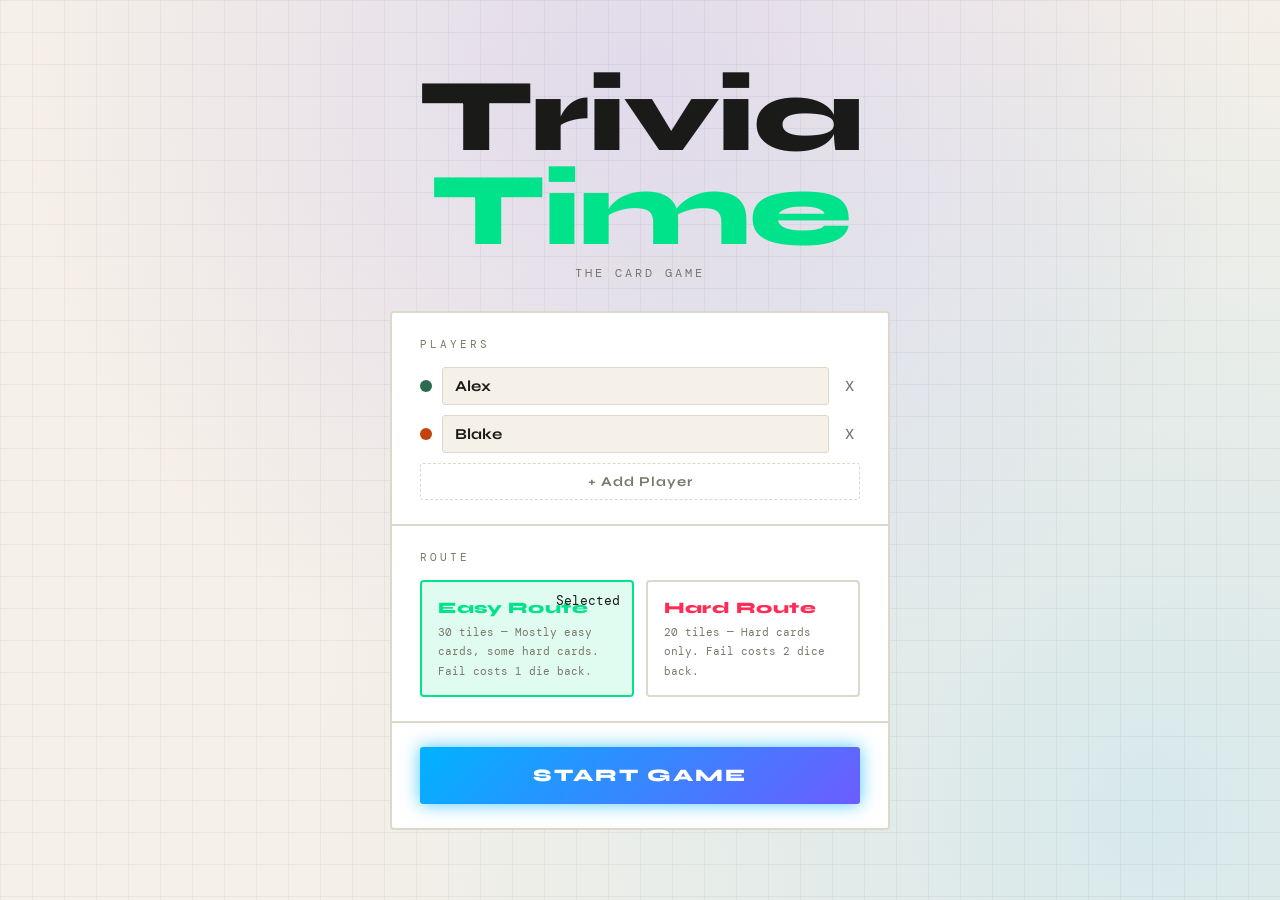
<file: index.html>
<!DOCTYPE html>
<html lang="en">
<head>
<meta charset="UTF-8">
<meta name="viewport" content="width=device-width, initial-scale=1.0">
<title>Trivia Time</title>
<link href="https://fonts.googleapis.com/css2?family=Syne:wght@400;700;800&family=DM+Mono:wght@400;500&display=swap" rel="stylesheet">
<link rel="stylesheet" href="styles.css">
</head>
<body>

<!-- ═══ SETUP ═══════════════════════════════════════════════ -->
<div class="screen active" id="setup">
  <div class="wordmark">
    <h1>Trivia<em>Time</em></h1>
    <p>The Card Game</p>
  </div>

  <div class="setup-panel">
    <div class="panel-section">
      <div class="section-label">Players</div>
      <div class="player-list" id="playerList"></div>
      <button class="add-player-btn" onclick="addPlayer()" style="margin-top:10px">+ Add Player</button>
    </div>

    <div class="panel-section">
      <div class="section-label">Route</div>
      <div class="route-grid">
        <div class="route-option easy-route selected" id="easyRouteOpt" onclick="selectRoute('easy')">
          <span class="route-name">Easy Route</span>
          <span class="route-desc">30 tiles — Mostly easy cards, some hard cards. Fail costs 1 die back.</span>
          <span class="check">Selected</span>
        </div>
        <div class="route-option hard-route" id="hardRouteOpt" onclick="selectRoute('hard')">
          <span class="route-name">Hard Route</span>
          <span class="route-desc">20 tiles — Hard cards only. Fail costs 2 dice back.</span>
          <span class="check">Selected</span>
        </div>
      </div>
    </div>

    <div class="panel-section">
      <button class="start-btn" onclick="startGame()">Start Game</button>
    </div>
  </div>
</div>

<!-- ═══ GAME ════════════════════════════════════════════════ -->
<div class="screen" id="game">
  <div class="game-header">
    <div style="display:flex;align-items:center;gap:12px">
      <span class="header-title">Trivia Time</span>
      <span class="route-tag" id="routeTag">Easy</span>
    </div>
    <div class="header-turn">Current turn: <strong id="currentPlayerName">—</strong></div>
    <button class="quit-btn" onclick="goHome()">Quit</button>
  </div>

  <div class="game-body">
    <!-- LEFT -->
    <div class="left-col">
      <!-- Scoreboard -->
      <div class="scoreboard">
        <div class="scoreboard-head">Players</div>
        <div class="player-entries" id="playerEntries"></div>
      </div>

      <!-- Board -->
      <div class="board-wrap">
        <div class="board-head">
          Board
          <div class="board-legend">
            <div class="legend-item">
              <div class="legend-dot" style="background:var(--easy-light);border:1px solid #b7dfc4"></div>
              Easy
            </div>
            <div class="legend-item">
              <div class="legend-dot" style="background:var(--hard-light);border:1px solid #f5c9b8"></div>
              Hard
            </div>
          </div>
        </div>
        <div class="track" id="track"></div>
      </div>
    </div>

    <!-- RIGHT -->
    <div class="right-col">

      <!-- 8 face-down cards to pick from -->
      <div class="card-pick-label" id="cardPickLabel">Pick a card</div>
      <div class="card-grid" id="cardGrid"></div>

      <!-- Revealed card (shown after pick) -->
      <div class="card-reveal-wrap" id="cardRevealWrap" style="display:none">
        <div class="card-flipper flipped" id="cardFlipper">
          <div class="card-face card-back">
            <img src="Back.jpg" alt="Card back">
          </div>
          <div class="card-face card-front" id="cardEl">
            <img src="Front.jpg" alt="Card front" class="card-front-bg">
            <div class="card-front-content">
              <div class="card-header">
                <span class="card-type-label" id="cardTypeLabel">Easy Card</span>
                <span class="card-num" id="cardNum">—</span>
              </div>
              <div class="card-body">
                <div class="card-text" id="cardText"></div>
              </div>
              <div class="card-footer" id="cardFooter">
                Complete the challenge to move forward — fail and move backward
              </div>
            </div>
          </div>
        </div>
      </div>

      <!-- Timer (shown when card has a time limit) -->
      <div class="timer-panel" id="timerPanel">
        <div class="timer-head">
          <span>Time Limit</span>
          <span id="timerLabel" style="color:var(--ink);font-size:0.75rem"></span>
        </div>
        <div class="timer-body">
          <div class="timer-ring">
            <svg width="90" height="90" viewBox="0 0 90 90">
              <circle class="bg-circle" cx="45" cy="45" r="38"/>
              <circle class="fg-circle" id="timerArc" cx="45" cy="45" r="38"
                stroke-dasharray="238.76" stroke-dashoffset="0"/>
            </svg>
            <div class="timer-number" id="timerNumber">—</div>
          </div>
          <button class="timer-start-btn" id="timerStartBtn" onclick="startTimer()">Start Timer</button>
        </div>
      </div>

      <!-- Pass / Fail -->
      <div class="outcome-panel" id="outcomePanel">
        <div class="outcome-head">Did they complete it?</div>
        <div class="outcome-body">
          <div class="outcome-desc">Pass to roll forward — fail to roll backward</div>
          <div class="outcome-btns">
            <button class="outcome-btn passed" onclick="resolveOutcome('passed')">Passed</button>
            <button class="outcome-btn failed" onclick="resolveOutcome('failed')">Failed</button>
          </div>
        </div>
      </div>

      <!-- Roll Dice -->
      <button class="roll-card-btn" id="rollCardBtn" onclick="rollForCard()" style="display:none">Roll the Dice</button>

      <!-- Dice Result Panel -->
      <div class="dice-panel" id="dicePanel">
        <div class="dice-head">Result</div>
        <div class="dice-body">
          <div class="dice-results" id="diceResults"></div>
          <div class="dice-result-text" id="diceResultText"></div>
        </div>
      </div>

      <!-- Next Turn -->
      <button class="next-turn-btn" id="nextTurnBtn" onclick="nextTurn()">Next Player</button>
    </div>
  </div>
</div>

<!-- ═══ WIN ═════════════════════════════════════════════════ -->
<div class="screen" id="win">
  <div class="win-eyebrow">Winner</div>
  <div class="win-name"><span id="winnerName">Player</span></div>
  <div class="win-divider"></div>
  <div class="win-sub">Congratulations on reaching the finish line first.</div>
  <button class="play-again-btn" onclick="goHome()">Play Again</button>
</div>

<script src="game.js"></script>
</body>
</html>
</file>
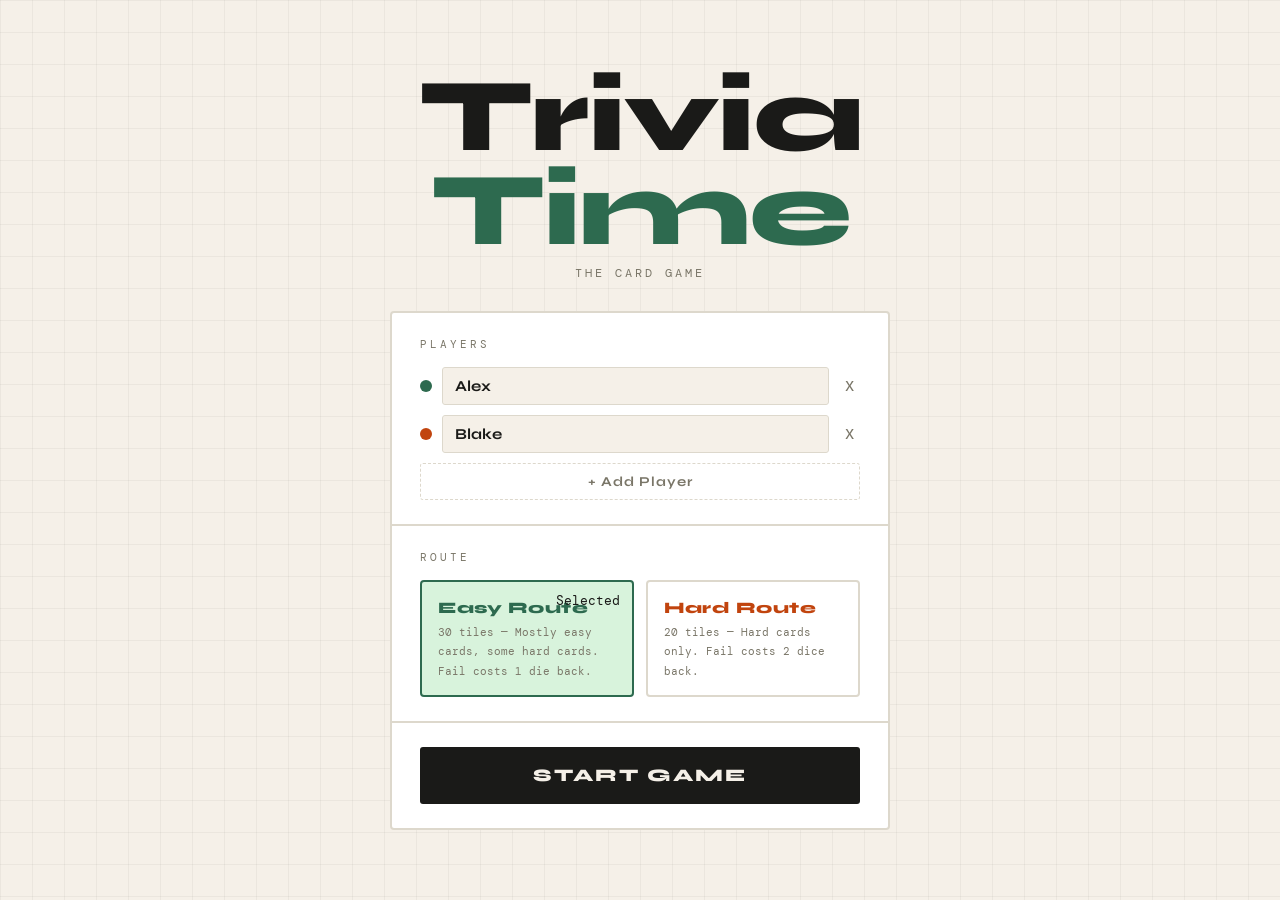
<file: TTalt.html>
<!DOCTYPE html>
<html lang="en">
<head>
<meta charset="UTF-8">
<meta name="viewport" content="width=device-width, initial-scale=1.0">
<title>Trivia Time</title>
<link href="https://fonts.googleapis.com/css2?family=Syne:wght@400;700;800&family=DM+Mono:wght@400;500&display=swap" rel="stylesheet">
<style>
  :root {
    --bg: #f5f0e8;
    --surface: #ffffff;
    --ink: #1a1a18;
    --muted: #7a7668;
    --easy: #2d6a4f;
    --easy-light: #d8f3dc;
    --hard: #c1440e;
    --hard-light: #fde8de;
    --accent: #e8b400;
    --border: #ddd8cc;
    --track-h: 52px;
  }

  * { margin: 0; padding: 0; box-sizing: border-box; }

  body {
    background: var(--bg);
    color: var(--ink);
    font-family: 'Syne', sans-serif;
    min-height: 100vh;
  }

  /* Subtle grid texture */
  body::before {
    content: '';
    position: fixed; inset: 0;
    background-image:
      linear-gradient(rgba(0,0,0,0.04) 1px, transparent 1px),
      linear-gradient(90deg, rgba(0,0,0,0.04) 1px, transparent 1px);
    background-size: 32px 32px;
    pointer-events: none; z-index: 0;
  }

  .screen { display: none; position: relative; z-index: 1; }
  .screen.active { display: block; }

  /* ─── SETUP ──────────────────────────────────────────── */
  #setup {
    min-height: 100vh;
    display: none;
    flex-direction: column;
    align-items: center;
    justify-content: center;
    padding: 40px 20px;
    gap: 32px;
  }
  #setup.active { display: flex; }

  .wordmark {
    text-align: center;
    line-height: 1;
  }
  .wordmark h1 {
    font-size: clamp(3.5rem, 10vw, 6.5rem);
    font-weight: 800;
    letter-spacing: -2px;
    line-height: 0.9;
  }
  .wordmark h1 em {
    font-style: normal;
    color: var(--easy);
    display: block;
  }
  .wordmark p {
    font-family: 'DM Mono', monospace;
    font-size: 0.75rem;
    color: var(--muted);
    letter-spacing: 3px;
    text-transform: uppercase;
    margin-top: 10px;
  }

  .setup-panel {
    background: var(--surface);
    border: 2px solid var(--border);
    border-radius: 4px;
    width: 100%;
    max-width: 500px;
    overflow: hidden;
  }

  .panel-section {
    padding: 24px 28px;
    border-bottom: 2px solid var(--border);
  }
  .panel-section:last-child { border-bottom: none; }

  .section-label {
    font-family: 'DM Mono', monospace;
    font-size: 0.7rem;
    letter-spacing: 3px;
    text-transform: uppercase;
    color: var(--muted);
    margin-bottom: 16px;
  }

  .player-list { display: flex; flex-direction: column; gap: 10px; }

  .player-row {
    display: flex; align-items: center; gap: 10px;
  }
  .player-swatch {
    width: 12px; height: 12px; border-radius: 50%; flex-shrink: 0;
  }
  .player-row input {
    flex: 1;
    background: var(--bg);
    border: 1.5px solid var(--border);
    border-radius: 3px;
    color: var(--ink);
    font-family: 'Syne', sans-serif;
    font-size: 0.95rem;
    font-weight: 700;
    padding: 9px 12px;
    outline: none;
    transition: border-color 0.15s;
  }
  .player-row input:focus { border-color: var(--ink); }
  .remove-btn {
    background: none; border: none; cursor: pointer;
    color: var(--muted); font-size: 1.1rem; line-height: 1;
    padding: 4px 6px;
    border-radius: 3px;
    transition: color 0.15s, background 0.15s;
  }
  .remove-btn:hover { color: var(--hard); background: var(--hard-light); }

  .add-player-btn {
    background: none; border: 1.5px dashed var(--border);
    border-radius: 3px; cursor: pointer;
    color: var(--muted); font-family: 'Syne', sans-serif;
    font-weight: 700; font-size: 0.85rem;
    padding: 9px 14px; width: 100%;
    letter-spacing: 1px;
    transition: border-color 0.15s, color 0.15s;
  }
  .add-player-btn:hover { border-color: var(--ink); color: var(--ink); }

  .route-grid { display: grid; grid-template-columns: 1fr 1fr; gap: 12px; }

  .route-option {
    border: 2px solid var(--border);
    border-radius: 4px;
    padding: 16px;
    cursor: pointer;
    transition: border-color 0.15s, background 0.15s;
    position: relative;
  }
  .route-option.selected.easy-route { border-color: var(--easy); background: var(--easy-light); }
  .route-option.selected.hard-route { border-color: var(--hard); background: var(--hard-light); }
  .route-option:hover:not(.selected) { border-color: var(--muted); }

  .route-option .route-name {
    font-weight: 800; font-size: 1rem; letter-spacing: 0.5px;
    display: block; margin-bottom: 4px;
  }
  .easy-route .route-name { color: var(--easy); }
  .hard-route .route-name { color: var(--hard); }

  .route-option .route-desc {
    font-family: 'DM Mono', monospace;
    font-size: 0.68rem; color: var(--muted);
    line-height: 1.5;
  }
  .route-option .check {
    position: absolute; top: 10px; right: 12px;
    font-size: 0.8rem; opacity: 0;
    font-family: 'DM Mono', monospace;
    color: var(--ink);
  }
  .route-option.selected .check { opacity: 1; }

  .start-btn {
    width: 100%; border: none; cursor: pointer;
    background: var(--ink); color: var(--bg);
    font-family: 'Syne', sans-serif; font-weight: 800;
    font-size: 1.1rem; letter-spacing: 2px;
    text-transform: uppercase;
    padding: 18px; border-radius: 3px;
    transition: background 0.15s, transform 0.12s;
  }
  .start-btn:hover { background: var(--easy); transform: translateY(-1px); }
  .start-btn:active { transform: translateY(0); }

  /* ─── GAME LAYOUT ────────────────────────────────────── */
  #game {
    min-height: 100vh;
    display: none;
    flex-direction: column;
  }
  #game.active { display: flex; }

  .game-header {
    background: var(--surface);
    border-bottom: 2px solid var(--border);
    padding: 14px 24px;
    display: flex; align-items: center; justify-content: space-between;
    gap: 12px; flex-wrap: wrap;
    position: sticky; top: 0; z-index: 20;
  }

  .header-title {
    font-weight: 800; font-size: 1.2rem; letter-spacing: -0.5px;
  }

  .route-tag {
    font-family: 'DM Mono', monospace; font-size: 0.7rem;
    letter-spacing: 2px; text-transform: uppercase;
    padding: 4px 10px; border-radius: 2px;
  }
  .route-tag.easy { background: var(--easy-light); color: var(--easy); }
  .route-tag.hard { background: var(--hard-light); color: var(--hard); }

  .header-turn {
    font-family: 'DM Mono', monospace; font-size: 0.8rem;
    color: var(--muted);
  }
  .header-turn strong { color: var(--ink); font-size: 0.9rem; }

  .quit-btn {
    background: none; border: 1.5px solid var(--border);
    border-radius: 3px; cursor: pointer;
    font-family: 'Syne', sans-serif; font-weight: 700;
    font-size: 0.8rem; color: var(--muted); padding: 6px 14px;
    letter-spacing: 1px; transition: border-color 0.15s, color 0.15s;
  }
  .quit-btn:hover { border-color: var(--hard); color: var(--hard); }

  .game-body {
    flex: 1; display: grid;
    grid-template-columns: 1fr 340px;
    grid-template-rows: auto 1fr;
    gap: 0;
    max-width: 1100px; margin: 0 auto; width: 100%;
    padding: 28px 24px;
    align-items: start;
  }

  @media (max-width: 780px) {
    .game-body { grid-template-columns: 1fr; padding: 16px; }
  }

  /* ─── LEFT COLUMN ─────────────────────────────────────── */
  .left-col { grid-column: 1; display: flex; flex-direction: column; gap: 20px; padding-right: 24px; }
  @media (max-width: 780px) { .left-col { padding-right: 0; } }

  /* Scoreboard */
  .scoreboard {
    background: var(--surface);
    border: 2px solid var(--border);
    border-radius: 4px;
    overflow: hidden;
  }
  .scoreboard-head {
    padding: 10px 16px;
    border-bottom: 2px solid var(--border);
    font-family: 'DM Mono', monospace;
    font-size: 0.7rem; letter-spacing: 3px; text-transform: uppercase;
    color: var(--muted);
  }
  .player-entries { display: flex; flex-direction: column; }
  .player-entry {
    display: flex; align-items: center; gap: 12px;
    padding: 10px 16px;
    border-bottom: 1px solid var(--border);
    transition: background 0.2s;
  }
  .player-entry:last-child { border-bottom: none; }
  .player-entry.active-player { background: var(--bg); }
  .player-entry.active-player .pe-name { font-weight: 800; }
  .pe-dot { width: 10px; height: 10px; border-radius: 50%; flex-shrink: 0; }
  .pe-name { font-weight: 700; font-size: 0.9rem; flex: 1; }
  .pe-pos {
    font-family: 'DM Mono', monospace; font-size: 0.75rem;
    color: var(--muted); white-space: nowrap;
  }
  .active-indicator {
    font-family: 'DM Mono', monospace; font-size: 0.6rem;
    letter-spacing: 1px; background: var(--ink); color: var(--bg);
    padding: 2px 6px; border-radius: 2px;
  }

  /* Board Track */
  .board-wrap {
    background: var(--surface);
    border: 2px solid var(--border);
    border-radius: 4px;
    overflow: hidden;
  }
  .board-head {
    padding: 10px 16px;
    border-bottom: 2px solid var(--border);
    font-family: 'DM Mono', monospace;
    font-size: 0.7rem; letter-spacing: 3px; text-transform: uppercase;
    color: var(--muted);
    display: flex; align-items: center; justify-content: space-between;
  }
  .board-legend { display: flex; gap: 12px; }
  .legend-item { display: flex; align-items: center; gap: 5px; font-size: 0.65rem; color: var(--muted); }
  .legend-dot { width: 8px; height: 8px; border-radius: 2px; }

  .track {
    padding: 16px;
    display: flex; flex-wrap: wrap; gap: 5px;
  }

  .tile {
    width: 38px; height: 38px;
    border-radius: 3px;
    display: flex; align-items: center; justify-content: center;
    font-family: 'DM Mono', monospace;
    font-size: 0.6rem; font-weight: 500;
    color: var(--muted);
    border: 1.5px solid var(--border);
    position: relative; flex-shrink: 0;
    transition: transform 0.15s;
  }
  .tile.easy-tile { background: var(--easy-light); border-color: #b7dfc4; color: var(--easy); }
  .tile.hard-tile { background: var(--hard-light); border-color: #f5c9b8; color: var(--hard); }
  .tile.start-tile { background: var(--bg); border-style: dashed; }
  .tile.finish-tile {
    background: var(--accent);
    border-color: #c99800;
    color: var(--ink);
    font-size: 0.65rem;
    font-weight: 800;
  }

  .tile-pips {
    position: absolute; top: -8px; left: 50%;
    transform: translateX(-50%);
    display: flex; gap: 2px;
  }
  .pip {
    width: 14px; height: 14px; border-radius: 50%;
    border: 2px solid var(--surface);
    display: flex; align-items: center; justify-content: center;
    font-size: 0.4rem; color: #fff;
    transition: transform 0.4s cubic-bezier(0.34,1.56,0.64,1);
    flex-shrink: 0;
  }

  /* ─── RIGHT COLUMN ────────────────────────────────────── */
  .right-col { grid-column: 2; display: flex; flex-direction: column; gap: 16px; }
  @media (max-width: 780px) { .right-col { grid-column: 1; } }

  /* Card */
  .card-stack {
    position: relative;
    min-height: 280px;
  }
  /* Placeholder stack layers */
  .card-stack::before, .card-stack::after {
    content: '';
    position: absolute;
    left: 6px; right: -6px;
    top: 6px; bottom: -6px;
    border-radius: 6px;
    border: 2px solid var(--border);
    background: var(--surface);
    z-index: 0;
  }
  .card-stack::before { left: 12px; right: -12px; top: 12px; bottom: -12px; z-index: -1; }

  .card {
    position: relative; z-index: 1;
    border: 2px solid var(--border);
    border-radius: 6px;
    padding: 0;
    overflow: hidden;
    background: var(--surface);
    animation: cardSlide 0.35s cubic-bezier(0.34,1.56,0.64,1);
    min-height: 260px;
    display: flex; flex-direction: column;
  }
  @keyframes cardSlide {
    from { opacity: 0; transform: translateY(-16px) rotate(-1deg); }
    to { opacity: 1; transform: translateY(0) rotate(0); }
  }

  .card.easy-card { border-color: #b7dfc4; }
  .card.hard-card { border-color: #f5c9b8; }

  .card-header {
    padding: 14px 18px 12px;
    border-bottom: 2px solid var(--border);
    display: flex; align-items: center; justify-content: space-between;
  }
  .easy-card .card-header { background: var(--easy-light); border-color: #b7dfc4; }
  .hard-card .card-header { background: var(--hard-light); border-color: #f5c9b8; }

  .card-type-label {
    font-family: 'DM Mono', monospace;
    font-size: 0.68rem; letter-spacing: 3px; text-transform: uppercase;
    font-weight: 500;
  }
  .easy-card .card-type-label { color: var(--easy); }
  .hard-card .card-type-label { color: var(--hard); }

  .card-num {
    font-family: 'DM Mono', monospace;
    font-size: 0.65rem; color: var(--muted);
  }

  .card-body {
    flex: 1; padding: 24px 18px 16px;
    display: flex; flex-direction: column; gap: 12px;
  }

  .card-text {
    font-size: 1.15rem; font-weight: 700; line-height: 1.4;
    color: var(--ink);
  }

  .card-placeholder {
    margin-top: 8px;
    border: 1.5px dashed var(--border);
    border-radius: 4px;
    padding: 14px;
    display: flex; flex-direction: column; gap: 8px;
  }
  .card-placeholder-label {
    font-family: 'DM Mono', monospace;
    font-size: 0.65rem; letter-spacing: 2px; text-transform: uppercase; color: var(--muted);
  }
  .card-placeholder-line {
    height: 10px; background: var(--border); border-radius: 2px;
  }
  .card-placeholder-line.short { width: 60%; }

  .card-footer {
    padding: 12px 18px;
    border-top: 1px solid var(--border);
    font-family: 'DM Mono', monospace;
    font-size: 0.65rem; color: var(--muted); line-height: 1.5;
  }

  /* Roll button — primary CTA on card deal */
  .roll-card-btn {
    width: 100%; border: none; cursor: pointer;
    background: var(--ink); color: var(--bg);
    border-radius: 3px; padding: 18px;
    font-family: 'Syne', sans-serif; font-weight: 800;
    font-size: 1.05rem; letter-spacing: 2px; text-transform: uppercase;
    transition: background 0.15s, transform 0.12s;
  }
  .roll-card-btn:hover:not(:disabled) { background: var(--easy); transform: translateY(-1px); }
  .roll-card-btn:active { transform: translateY(0); }
  .roll-card-btn:disabled { opacity: 0.35; cursor: default; transform: none; }

  /* Dice Panel */
  .dice-panel {
    background: var(--surface);
    border: 2px solid var(--border);
    border-radius: 4px;
    overflow: hidden;
    display: none;
  }
  .dice-panel.show { display: block; animation: fadeUp 0.25s ease; }
  @keyframes fadeUp { from { opacity: 0; transform: translateY(10px); } to { opacity: 1; transform: translateY(0); } }

  .dice-head {
    padding: 10px 16px;
    border-bottom: 2px solid var(--border);
    font-family: 'DM Mono', monospace;
    font-size: 0.7rem; letter-spacing: 3px; text-transform: uppercase; color: var(--muted);
  }
  .dice-body { padding: 16px; display: flex; flex-direction: column; gap: 14px; }

  .dice-results { display: flex; gap: 10px; align-items: center; flex-wrap: wrap; }

  .die-face {
    width: 52px; height: 52px;
    background: var(--ink); color: var(--bg);
    border-radius: 8px;
    display: flex; align-items: center; justify-content: center;
    font-family: 'Syne', sans-serif; font-weight: 800; font-size: 1.6rem;
    animation: diePop 0.4s cubic-bezier(0.34,1.56,0.64,1);
    box-shadow: 3px 3px 0 rgba(0,0,0,0.15);
  }
  @keyframes diePop {
    from { transform: scale(0.3) rotate(-20deg); opacity: 0; }
    to { transform: scale(1) rotate(0); opacity: 1; }
  }

  .dice-result-text {
    font-family: 'DM Mono', monospace; font-size: 0.8rem; line-height: 1.5;
  }
  .dice-result-text.fwd { color: var(--easy); }
  .dice-result-text.bwd { color: var(--hard); }

  .next-turn-btn {
    width: 100%; border: 2px solid var(--ink); background: none; cursor: pointer;
    border-radius: 3px; padding: 14px;
    font-family: 'Syne', sans-serif; font-weight: 800;
    font-size: 0.95rem; letter-spacing: 2px; text-transform: uppercase;
    color: var(--ink);
    transition: background 0.15s, color 0.15s;
    display: none;
  }
  .next-turn-btn.show { display: block; }
  .next-turn-btn:hover { background: var(--ink); color: var(--bg); }

  /* Challenge outcome panel — shown after accepting and rolling */
  .outcome-panel {
    background: var(--surface);
    border: 2px solid var(--border);
    border-radius: 4px;
    overflow: hidden;
    display: none;
  }
  .outcome-panel.show { display: block; animation: fadeUp 0.25s ease; }
  .outcome-head {
    padding: 10px 16px;
    border-bottom: 2px solid var(--border);
    font-family: 'DM Mono', monospace;
    font-size: 0.7rem; letter-spacing: 3px; text-transform: uppercase; color: var(--muted);
  }
  .outcome-body { padding: 14px 16px; display: flex; flex-direction: column; gap: 10px; }
  .outcome-desc {
    font-family: 'DM Mono', monospace; font-size: 0.72rem;
    color: var(--muted); line-height: 1.5;
  }
  .outcome-btns { display: grid; grid-template-columns: 1fr 1fr; gap: 1px; background: var(--border); border-radius: 3px; overflow: hidden; }
  .outcome-btn {
    border: none; cursor: pointer; padding: 14px 10px;
    font-family: 'Syne', sans-serif; font-weight: 800;
    font-size: 0.9rem; letter-spacing: 1px; text-transform: uppercase;
    transition: background 0.15s;
  }
  .outcome-btn.passed { background: var(--easy-light); color: var(--easy); }
  .outcome-btn.passed:hover { background: var(--easy); color: #fff; }
  .outcome-btn.failed { background: var(--hard-light); color: var(--hard); }
  .outcome-btn.failed:hover { background: var(--hard); color: #fff; }

  /* ─── WIN SCREEN ──────────────────────────────────────── */
  #win {
    min-height: 100vh; display: none;
    flex-direction: column; align-items: center; justify-content: center;
    padding: 40px 20px; gap: 24px; text-align: center;
  }
  #win.active { display: flex; }

  .win-eyebrow {
    font-family: 'DM Mono', monospace; font-size: 0.75rem;
    letter-spacing: 4px; text-transform: uppercase; color: var(--muted);
  }

  .win-name {
    font-size: clamp(3rem, 12vw, 7rem);
    font-weight: 800; letter-spacing: -2px; line-height: 0.9;
  }
  .win-name span { color: var(--easy); }

  .win-sub {
    font-family: 'DM Mono', monospace; font-size: 0.8rem;
    color: var(--muted); max-width: 280px; line-height: 1.6;
  }

  .play-again-btn {
    background: var(--ink); color: var(--bg);
    border: none; cursor: pointer; border-radius: 3px;
    padding: 16px 40px;
    font-family: 'Syne', sans-serif; font-weight: 800;
    font-size: 1rem; letter-spacing: 2px; text-transform: uppercase;
    transition: background 0.15s;
  }
  .play-again-btn:hover { background: var(--easy); }

  .win-divider {
    width: 60px; height: 3px; background: var(--accent); border-radius: 2px;
  }
</style>
</head>
<body>

<!-- ═══ SETUP ═══════════════════════════════════════════════ -->
<div class="screen active" id="setup">
  <div class="wordmark">
    <h1>Trivia<em>Time</em></h1>
    <p>The Card Game</p>
  </div>

  <div class="setup-panel">
    <div class="panel-section">
      <div class="section-label">Players</div>
      <div class="player-list" id="playerList"></div>
      <button class="add-player-btn" onclick="addPlayer()" style="margin-top:10px">+ Add Player</button>
    </div>

    <div class="panel-section">
      <div class="section-label">Route</div>
      <div class="route-grid">
        <div class="route-option easy-route selected" id="easyRouteOpt" onclick="selectRoute('easy')">
          <span class="route-name">Easy Route</span>
          <span class="route-desc">30 tiles — Mostly easy cards, some hard cards. Fail costs 1 die back.</span>
          <span class="check">Selected</span>
        </div>
        <div class="route-option hard-route" id="hardRouteOpt" onclick="selectRoute('hard')">
          <span class="route-name">Hard Route</span>
          <span class="route-desc">20 tiles — Hard cards only. Fail costs 2 dice back.</span>
          <span class="check">Selected</span>
        </div>
      </div>
    </div>

    <div class="panel-section">
      <button class="start-btn" onclick="startGame()">Start Game</button>
    </div>
  </div>
</div>

<!-- ═══ GAME ════════════════════════════════════════════════ -->
<div class="screen" id="game">
  <div class="game-header">
    <div style="display:flex;align-items:center;gap:12px">
      <span class="header-title">Trivia Time</span>
      <span class="route-tag" id="routeTag">Easy</span>
    </div>
    <div class="header-turn">Current turn: <strong id="currentPlayerName">—</strong></div>
    <button class="quit-btn" onclick="goHome()">Quit</button>
  </div>

  <div class="game-body">
    <!-- LEFT -->
    <div class="left-col">
      <!-- Scoreboard -->
      <div class="scoreboard">
        <div class="scoreboard-head">Players</div>
        <div class="player-entries" id="playerEntries"></div>
      </div>

      <!-- Board -->
      <div class="board-wrap">
        <div class="board-head">
          Board
          <div class="board-legend">
            <div class="legend-item"><div class="legend-dot" style="background:var(--easy-light);border:1px solid #b7dfc4"></div> Easy</div>
            <div class="legend-item"><div class="legend-dot" style="background:var(--hard-light);border:1px solid #f5c9b8"></div> Hard</div>
          </div>
        </div>
        <div class="track" id="track"></div>
      </div>
    </div>

    <!-- RIGHT -->
    <div class="right-col">
      <!-- Card Stack -->
      <div class="card-stack">
        <div class="card" id="cardEl">
          <div class="card-header">
            <span class="card-type-label" id="cardTypeLabel">Easy Card</span>
            <span class="card-num" id="cardNum">—</span>
          </div>
          <div class="card-body">
            <div class="card-text" id="cardText">Press Roll to draw a challenge.</div>
            <!-- Placeholder lines for card content -->
            <div class="card-placeholder">
              <div class="card-placeholder-label">Challenge</div>
              <div class="card-placeholder-line"></div>
              <div class="card-placeholder-line short"></div>
            </div>
          </div>
          <div class="card-footer" id="cardFooter">
            Complete the challenge to move forward — fail and move backward
          </div>
        </div>
      </div>

      <!-- Roll Dice (primary CTA) -->
      <button class="roll-card-btn" id="rollCardBtn" onclick="rollForCard()">Roll the Dice</button>

      <!-- Dice Result Panel -->
      <div class="dice-panel" id="dicePanel">
        <div class="dice-head">Result</div>
        <div class="dice-body">
          <div class="dice-results" id="diceResults"></div>
          <div class="dice-result-text" id="diceResultText"></div>
        </div>
      </div>

      <!-- Pass / Fail outcome -->
      <div class="outcome-panel" id="outcomePanel">
        <div class="outcome-head">Did they complete it?</div>
        <div class="outcome-body">
          <div class="outcome-desc" id="outcomeDesc"></div>
          <div class="outcome-btns">
            <button class="outcome-btn passed" onclick="resolveOutcome('passed')">Passed</button>
            <button class="outcome-btn failed" onclick="resolveOutcome('failed')">Failed</button>
          </div>
        </div>
      </div>

      <!-- Next Turn -->
      <button class="next-turn-btn" id="nextTurnBtn" onclick="nextTurn()">Next Player</button>
    </div>
  </div>
</div>

<!-- ═══ WIN ═════════════════════════════════════════════════ -->
<div class="screen" id="win">
  <div class="win-eyebrow">Winner</div>
  <div class="win-name"><span id="winnerName">Player</span></div>
  <div class="win-divider"></div>
  <div class="win-sub">Congratulations on reaching the finish line first.</div>
  <button class="play-again-btn" onclick="goHome()">Play Again</button>
</div>

<script>
// ─── CARDS ──────────────────────────────────────────────────
const EASY_CARDS = [
  { text: 'Arm wrestle the player in last place.' },
  { text: 'Swap board positions with the player in last place.' },
  { text: 'Do your best impression of a celebrity for 10 seconds.' },
  { text: 'Tell a joke. If nobody laughs, you still move forward.' },
  { text: 'Speak in a made-up accent until your next turn.' },
  { text: 'Do a dramatic reading of the last message in your phone.' },
  { text: 'Give each other player a genuine compliment.' },
  { text: 'Attempt a moonwalk across the room.' },
  { text: 'Name 5 animals that start with S — in under 10 seconds.' },
  { text: 'Let the player to your left choose your next snack.' },
  { text: 'Hold a plank for 15 seconds.' },
  { text: 'Recite the alphabet backwards as fast as you can.' },
];

const HARD_CARDS = [
  { text: 'Shout "EARLY WORM GETS THE BIRD" at full volume.' },
  { text: 'Reenact a forbidden meme chosen by the group.' },
  { text: 'Drop down and give 20 push-ups right now.' },
  { text: 'Sing the chorus of a song chosen by the player in first place.' },
  { text: 'Do the worm. On the floor. No exceptions.' },
  { text: 'Let another player post anything on your social story for 30 seconds.' },
  { text: 'Speak only in rhymes until your next turn.' },
  { text: 'Confess the most embarrassing thing on your camera roll — describe it in detail.' },
  { text: 'Let the group pick a smell for you to rate with a full review.' },
  { text: 'Impersonate the player to your right. They decide if it is accurate.' },
  { text: 'Call a contact at random. You have 20 seconds to make them laugh.' },
  { text: 'Perform a 30-second stand-up routine on a topic assigned by the group.' },
];

// ─── CONFIG ──────────────────────────────────────────────────
const ROUTES = {
  easy: { length: 30, hardChance: 0.25, label: 'Easy Route', declineDice: 1 },
  hard: { length: 20, hardChance: 1.00, label: 'Hard Route', declineDice: 2 },
};

const SWATCH_COLORS = ['#2d6a4f','#c1440e','#1d6fa4','#7b3fa0','#b06000','#1a6060','#8b3a62','#3a5fa0'];

// ─── STATE ───────────────────────────────────────────────────
let state = { players: [], route: 'easy', currentIdx: 0, phase: 'ready', pendingRoll: 0, cardCount: 0 };

// ─── SETUP ──────────────────────────────────────────────────
const DEFAULT_NAMES = ['Alex', 'Blake', 'Casey', 'Drew', 'Emery', 'Finley', 'Gray', 'Harper'];
let playerCount = 2;

function initSetup() {
  playerCount = 2;
  document.getElementById('playerList').innerHTML = '';
  for (let i = 0; i < playerCount; i++) appendPlayerRow(i, DEFAULT_NAMES[i]);
}

function appendPlayerRow(i, name) {
  const list = document.getElementById('playerList');
  const row = document.createElement('div');
  row.className = 'player-row';
  row.dataset.idx = i;
  row.innerHTML = `
    <div class="player-swatch" style="background:${SWATCH_COLORS[i % SWATCH_COLORS.length]}"></div>
    <input type="text" value="${name}" placeholder="Player name" maxlength="14">
    <button class="remove-btn" onclick="removePlayer(this)" title="Remove">x</button>
  `;
  list.appendChild(row);
}

function addPlayer() {
  if (playerCount >= 8) return;
  appendPlayerRow(playerCount, DEFAULT_NAMES[playerCount] || `Player ${playerCount + 1}`);
  playerCount++;
}

function removePlayer(btn) {
  const rows = document.querySelectorAll('#playerList .player-row');
  if (rows.length <= 2) return;
  btn.closest('.player-row').remove();
  playerCount = document.querySelectorAll('#playerList .player-row').length;
}

function selectRoute(r) {
  state.route = r;
  document.getElementById('easyRouteOpt').classList.toggle('selected', r === 'easy');
  document.getElementById('hardRouteOpt').classList.toggle('selected', r === 'hard');
}

function startGame() {
  const inputs = document.querySelectorAll('#playerList input');
  state.players = Array.from(inputs).map((inp, i) => ({
    name: inp.value.trim() || `Player ${i + 1}`,
    pos: 0,
    color: SWATCH_COLORS[i % SWATCH_COLORS.length],
  }));
  if (state.players.length < 2) { alert('Add at least 2 players.'); return; }

  state.currentIdx = 0;
  state.cardCount = 0;
  state.pendingRoll = 0;
  state.phase = 'ready';

  buildBoard();
  buildScoreboard();
  dealCard();
  updateHeader();

  showScreen('game');
}

// ─── BOARD ──────────────────────────────────────────────────
function buildBoard() {
  const { length, hardChance } = ROUTES[state.route];
  const track = document.getElementById('track');
  track.innerHTML = '';

  for (let i = 0; i <= length; i++) {
    const tile = document.createElement('div');
    tile.id = `tile-${i}`;
    tile.className = 'tile';

    if (i === 0) {
      tile.classList.add('start-tile');
      tile.textContent = 'GO';
    } else if (i === length) {
      tile.classList.add('finish-tile');
      tile.textContent = 'END';
    } else {
      tile.classList.add(Math.random() < hardChance ? 'hard-tile' : 'easy-tile');
      tile.textContent = i;
    }

    const pips = document.createElement('div');
    pips.className = 'tile-pips';
    tile.appendChild(pips);
    track.appendChild(tile);
  }
  updateBoard();
}

function updateBoard() {
  document.querySelectorAll('.tile-pips').forEach(el => el.innerHTML = '');
  state.players.forEach(p => {
    const tile = document.getElementById(`tile-${p.pos}`);
    if (!tile) return;
    const pips = tile.querySelector('.tile-pips');
    const pip = document.createElement('div');
    pip.className = 'pip';
    pip.style.background = p.color;
    pip.title = p.name;
    pips.appendChild(pip);
  });
}

// ─── SCOREBOARD ─────────────────────────────────────────────
function buildScoreboard() {
  const el = document.getElementById('playerEntries');
  el.innerHTML = '';
  state.players.forEach((p, i) => {
    const entry = document.createElement('div');
    entry.className = 'player-entry';
    entry.id = `pe-${i}`;
    entry.innerHTML = `
      <div class="pe-dot" style="background:${p.color}"></div>
      <div class="pe-name">${p.name}</div>
      <div class="pe-pos" id="pe-pos-${i}">Tile 0</div>
      <div class="active-indicator" id="pe-active-${i}" style="display:none">Turn</div>
    `;
    el.appendChild(entry);
  });
  updateScoreboard();
}

function updateScoreboard() {
  state.players.forEach((p, i) => {
    const entry = document.getElementById(`pe-${i}`);
    const pos = document.getElementById(`pe-pos-${i}`);
    const act = document.getElementById(`pe-active-${i}`);
    if (!entry) return;
    entry.classList.toggle('active-player', i === state.currentIdx);
    pos.textContent = `Tile ${p.pos}`;
    act.style.display = i === state.currentIdx ? 'inline-block' : 'none';
  });
}

// ─── HEADER ─────────────────────────────────────────────────
function updateHeader() {
  const p = state.players[state.currentIdx];
  document.getElementById('currentPlayerName').textContent = p.name;
  const tag = document.getElementById('routeTag');
  tag.textContent = ROUTES[state.route].label;
  tag.className = `route-tag ${state.route}`;
}

// ─── CARD ───────────────────────────────────────────────────
function dealCard() {
  const { hardChance } = ROUTES[state.route];
  const isHard = Math.random() < hardChance;
  const deck = isHard ? HARD_CARDS : EASY_CARDS;
  const card = deck[Math.floor(Math.random() * deck.length)];
  state.currentCard = { ...card, isHard };
  state.cardCount++;

  const cardEl = document.getElementById('cardEl');
  cardEl.className = `card ${isHard ? 'hard-card' : 'easy-card'}`;
  cardEl.style.animation = 'none';
  cardEl.offsetHeight;
  cardEl.style.animation = '';

  document.getElementById('cardTypeLabel').textContent = isHard ? 'Hard Card' : 'Easy Card';
  document.getElementById('cardNum').textContent = `#${String(state.cardCount).padStart(3, '0')}`;
  document.getElementById('cardText').textContent = card.text;
  document.getElementById('cardFooter').textContent =
    'Complete the challenge to move forward — fail and move backward';

  // Reset UI
  document.getElementById('rollCardBtn').disabled = false;
  document.getElementById('rollCardBtn').textContent = 'Roll the Dice';
  document.getElementById('dicePanel').classList.remove('show');
  document.getElementById('outcomePanel').classList.remove('show');
  document.getElementById('nextTurnBtn').classList.remove('show');
  document.getElementById('diceResults').innerHTML = '';
  document.getElementById('diceResultText').textContent = '';

  state.phase = 'ready';
}

// ─── ROLL FOR CARD (initial roll — determines movement stakes) ─
function rollForCard() {
  const { length } = ROUTES[state.route];

  // Roll 1 die — this is the "potential forward" amount
  const roll = Math.ceil(Math.random() * 6);
  state.pendingRoll = roll;

  // Show dice result
  const resultsEl = document.getElementById('diceResults');
  resultsEl.innerHTML = '';
  const die = document.createElement('div');
  die.className = 'die-face';
  die.textContent = roll;
  resultsEl.appendChild(die);

  document.getElementById('diceResultText').textContent =
    `Rolled a ${roll} — pass the challenge to move forward ${roll}, fail to move back ${roll}`;
  document.getElementById('diceResultText').className = 'dice-result-text';

  document.getElementById('rollCardBtn').disabled = true;
  document.getElementById('dicePanel').classList.add('show');

  // Set outcome description
  const numDiceBack = state.route === 'hard' ? 2 : 1;
  document.getElementById('outcomeDesc').textContent =
    state.route === 'hard'
      ? `Pass: move forward ${roll} tiles. Fail: roll 2 dice and move backward.`
      : `Pass: move forward ${roll} tiles. Fail: move backward ${roll} tiles.`;

  document.getElementById('outcomePanel').classList.add('show');
  state.phase = 'outcome';
}

// ─── OUTCOME ────────────────────────────────────────────────
function resolveOutcome(result) {
  const { length } = ROUTES[state.route];
  const player = state.players[state.currentIdx];
  document.getElementById('outcomePanel').classList.remove('show');

  if (result === 'passed') {
    // Move forward by the rolled amount
    player.pos = Math.min(player.pos + state.pendingRoll, length);
    const resultEl = document.getElementById('diceResultText');
    resultEl.textContent = `Challenge passed — moved forward to tile ${player.pos}`;
    resultEl.className = 'dice-result-text fwd';

    updateBoard();
    updateScoreboard();

    if (player.pos >= length) {
      setTimeout(() => {
        document.getElementById('winnerName').textContent = player.name;
        showScreen('win');
      }, 700);
      return;
    }
    document.getElementById('nextTurnBtn').classList.add('show');

  } else {
    // Failed — roll penalty dice backward
    const numDice = state.route === 'hard' ? 2 : 1;
    const penaltyRolls = Array.from({ length: numDice }, () => Math.ceil(Math.random() * 6));
    const penaltyTotal = penaltyRolls.reduce((a, b) => a + b, 0);

    player.pos = Math.max(player.pos - penaltyTotal, 0);

    // Show penalty dice
    const resultsEl = document.getElementById('diceResults');
    resultsEl.innerHTML = '';
    penaltyRolls.forEach((r, i) => {
      const die = document.createElement('div');
      die.className = 'die-face';
      die.style.background = 'var(--hard)';
      die.style.animationDelay = `${i * 0.1}s`;
      die.textContent = r;
      resultsEl.appendChild(die);
    });

    const resultEl = document.getElementById('diceResultText');
    resultEl.textContent = `Challenge failed — moved back ${penaltyTotal} to tile ${player.pos}`;
    resultEl.className = 'dice-result-text bwd';

    updateBoard();
    updateScoreboard();
    document.getElementById('nextTurnBtn').classList.add('show');
  }

  state.phase = 'done';
}

// ─── NEXT TURN ───────────────────────────────────────────────
function nextTurn() {
  state.currentIdx = (state.currentIdx + 1) % state.players.length;
  updateHeader();
  updateScoreboard();
  dealCard();
}

// ─── SCREENS ─────────────────────────────────────────────────
function showScreen(id) {
  document.querySelectorAll('.screen').forEach(s => s.classList.remove('active'));
  document.getElementById(id).classList.add('active');
}

function goHome() {
  initSetup();
  selectRoute('easy');
  showScreen('setup');
}

// ─── INIT ────────────────────────────────────────────────────
initSetup();
</script>
</body>
</html>
</file>
<file: styles.css>
:root {
  /* Base Light Theme */
  --bg: #f5f0e8;
  --surface: #ffffff;
  --ink: #1a1a18;
  --muted: #7a7668;
  --border: #ddd8cc;

  /* Neon Accents */
  --easy: #00e38a;
  --easy-light: rgba(0, 227, 138, 0.12);

  --hard: #ff2d55;
  --hard-light: rgba(255, 45, 85, 0.12);

  --accent: #6c5cff;

  --arcade-blue: #00b3ff;
  --arcade-purple: #a855f7;

  /* Glow helpers */
  --glow-easy: 0 0 12px rgba(0, 227, 138, 0.6);
  --glow-hard: 0 0 12px rgba(255, 45, 85, 0.6);
  --glow-blue: 0 0 18px rgba(0, 179, 255, 0.7);
  --glow-purple: 0 0 18px rgba(168, 85, 247, 0.7);
}

* { margin: 0; padding: 0; box-sizing: border-box; }

body {
  background:
    radial-gradient(circle at 50% 10%, rgba(108,92,255,0.15), transparent 60%),
    radial-gradient(circle at 90% 90%, rgba(0,179,255,0.12), transparent 60%),
    var(--bg);

  color: var(--ink);
  font-family: 'Syne', sans-serif;
  min-height: 100vh;
}

/* Subtle grid texture */
body::before {
  content: '';
  position: fixed; inset: 0;
  background-image:
    linear-gradient(rgba(0,0,0,0.04) 1px, transparent 1px),
    linear-gradient(90deg, rgba(0,0,0,0.04) 1px, transparent 1px);
  background-size: 32px 32px;
  pointer-events: none; z-index: 0;
}

.screen { display: none; position: relative; z-index: 1; }
.screen.active { display: block; }

/* ─── SETUP ──────────────────────────────────────────── */
#setup {
  min-height: 100vh;
  display: none;
  flex-direction: column;
  align-items: center;
  justify-content: center;
  padding: 40px 20px;
  gap: 32px;
}
#setup.active { display: flex; }

.wordmark {
  text-align: center;
  line-height: 1;
}
.wordmark h1 {
  font-size: clamp(3.5rem, 10vw, 6.5rem);
  font-weight: 800;
  letter-spacing: -2px;
  line-height: 0.9;
}
.wordmark h1 em {
  font-style: normal;
  color: var(--easy);
  display: block;
}
.wordmark p {
  font-family: 'DM Mono', monospace;
  font-size: 0.75rem;
  color: var(--muted);
  letter-spacing: 3px;
  text-transform: uppercase;
  margin-top: 10px;
}

.setup-panel {
  background: var(--surface);
  border: 2px solid var(--border);
  border-radius: 4px;
  width: 100%;
  max-width: 500px;
  overflow: hidden;
}

.panel-section {
  padding: 24px 28px;
  border-bottom: 2px solid var(--border);
}
.panel-section:last-child { border-bottom: none; }

.section-label {
  font-family: 'DM Mono', monospace;
  font-size: 0.7rem;
  letter-spacing: 3px;
  text-transform: uppercase;
  color: var(--muted);
  margin-bottom: 16px;
}

.player-list { display: flex; flex-direction: column; gap: 10px; }

.player-row {
  display: flex; align-items: center; gap: 10px;
}
.player-swatch {
  width: 12px; height: 12px; border-radius: 50%; flex-shrink: 0;
}
.player-row input {
  flex: 1;
  background: var(--bg);
  border: 1.5px solid var(--border);
  border-radius: 3px;
  color: var(--ink);
  font-family: 'Syne', sans-serif;
  font-size: 0.95rem;
  font-weight: 700;
  padding: 9px 12px;
  outline: none;
  transition: border-color 0.15s;
}
.player-row input:focus { border-color: var(--ink); }
.remove-btn {
  background: none; border: none; cursor: pointer;
  color: var(--muted); font-size: 1.1rem; line-height: 1;
  padding: 4px 6px;
  border-radius: 3px;
  transition: color 0.15s, background 0.15s;
}
.remove-btn:hover { color: var(--hard); background: var(--hard-light); }

.add-player-btn {
  background: none; border: 1.5px dashed var(--border);
  border-radius: 3px; cursor: pointer;
  color: var(--muted); font-family: 'Syne', sans-serif;
  font-weight: 700; font-size: 0.85rem;
  padding: 9px 14px; width: 100%;
  letter-spacing: 1px;
  transition: border-color 0.15s, color 0.15s;
}
.add-player-btn:hover { border-color: var(--ink); color: var(--ink); }

.route-grid { display: grid; grid-template-columns: 1fr 1fr; gap: 12px; }

.route-option {
  border: 2px solid var(--border);
  border-radius: 4px;
  padding: 16px;
  cursor: pointer;
  transition: border-color 0.15s, background 0.15s;
  position: relative;
}
.route-option.selected.easy-route { border-color: var(--easy); background: var(--easy-light); }
.route-option.selected.hard-route { border-color: var(--hard); background: var(--hard-light); }
.route-option:hover:not(.selected) { border-color: var(--muted); }

.route-option .route-name {
  font-weight: 800; font-size: 1rem; letter-spacing: 0.5px;
  display: block; margin-bottom: 4px;
}
.easy-route .route-name { color: var(--easy); }
.hard-route .route-name { color: var(--hard); }

.route-option .route-desc {
  font-family: 'DM Mono', monospace;
  font-size: 0.68rem; color: var(--muted);
  line-height: 1.5;
}
.route-option .check {
  position: absolute; top: 10px; right: 12px;
  font-size: 0.8rem; opacity: 0;
  font-family: 'DM Mono', monospace;
  color: var(--ink);
}
.route-option.selected .check { opacity: 1; }

.start-btn {
  width: 100%; border: none; cursor: pointer;
  background: var(--ink); color: var(--bg);
  font-family: 'Syne', sans-serif; font-weight: 800;
  font-size: 1.1rem; letter-spacing: 2px;
  text-transform: uppercase;
  padding: 18px; border-radius: 3px;
  transition: background 0.15s, transform 0.12s;
}
.start-btn:hover { background: var(--easy); transform: translateY(-1px); }
.start-btn:active { transform: translateY(0); }

/* ─── GAME LAYOUT ────────────────────────────────────── */
#game {
  min-height: 100vh;
  display: none;
  flex-direction: column;
}
#game.active { display: flex; }

.game-header {
  background: var(--surface);
  border-bottom: 2px solid var(--border);
  padding: 14px 24px;
  display: flex; align-items: center; justify-content: space-between;
  gap: 12px; flex-wrap: wrap;
  position: sticky; top: 0; z-index: 20;
}

.header-title {
  font-weight: 800; font-size: 1.2rem; letter-spacing: -0.5px;
}

.route-tag {
  font-family: 'DM Mono', monospace; font-size: 0.7rem;
  letter-spacing: 2px; text-transform: uppercase;
  padding: 4px 10px; border-radius: 2px;
}
.route-tag.easy { background: var(--easy-light); color: var(--easy); }
.route-tag.hard { background: var(--hard-light); color: var(--hard); }

.header-turn {
  font-family: 'DM Mono', monospace; font-size: 0.8rem;
  color: var(--muted);
}
.header-turn strong { color: var(--ink); font-size: 0.9rem; }

.quit-btn {
  background: none; border: 1.5px solid var(--border);
  border-radius: 3px; cursor: pointer;
  font-family: 'Syne', sans-serif; font-weight: 700;
  font-size: 0.8rem; color: var(--muted); padding: 6px 14px;
  letter-spacing: 1px; transition: border-color 0.15s, color 0.15s;
}
.quit-btn:hover { border-color: var(--hard); color: var(--hard); }

.game-body {
  flex: 1; display: grid;
  grid-template-columns: 1fr 340px;
  grid-template-rows: auto 1fr;
  gap: 0;
  max-width: 1100px; margin: 0 auto; width: 100%;
  padding: 28px 24px;
  align-items: start;
}

@media (max-width: 780px) {
  .game-body { grid-template-columns: 1fr; padding: 16px; }
}

/* ─── LEFT COLUMN ─────────────────────────────────────── */
.left-col { grid-column: 1; display: flex; flex-direction: column; gap: 20px; padding-right: 24px; }
@media (max-width: 780px) { .left-col { padding-right: 0; } }

/* Scoreboard */
.scoreboard {
  background: var(--surface);
  border: 2px solid var(--border);
  border-radius: 4px;
  overflow: hidden;
}
.scoreboard-head {
  padding: 10px 16px;
  border-bottom: 2px solid var(--border);
  font-family: 'DM Mono', monospace;
  font-size: 0.7rem; letter-spacing: 3px; text-transform: uppercase;
  color: var(--muted);
}
.player-entries { display: flex; flex-direction: column; }
.player-entry {
  display: flex; align-items: center; gap: 12px;
  padding: 10px 16px;
  border-bottom: 1px solid var(--border);
  transition: background 0.2s;
}
.player-entry:last-child { border-bottom: none; }
.player-entry.active-player { background: var(--bg); }
.player-entry.active-player .pe-name { font-weight: 800; }
.pe-dot { width: 10px; height: 10px; border-radius: 50%; flex-shrink: 0; }
.pe-name { font-weight: 700; font-size: 0.9rem; flex: 1; }
.pe-pos {
  font-family: 'DM Mono', monospace; font-size: 0.75rem;
  color: var(--muted); white-space: nowrap;
}
.active-indicator {
  font-family: 'DM Mono', monospace; font-size: 0.6rem;
  letter-spacing: 1px; background: var(--ink); color: var(--bg);
  padding: 2px 6px; border-radius: 2px;
}

/* Board Track */
.board-wrap {
  background: #0a0a0f;
  border: 3px solid var(--arcade-blue);
  box-shadow: var(--glow-blue);
}
.board-head {
  padding: 10px 16px;
  border-bottom: 2px solid var(--border);
  font-family: 'DM Mono', monospace;
  font-size: 0.7rem; letter-spacing: 3px; text-transform: uppercase;
  color: var(--muted);
  display: flex; align-items: center; justify-content: space-between;
}
.board-legend { display: flex; gap: 12px; }
.legend-item { display: flex; align-items: center; gap: 5px; font-size: 0.65rem; color: var(--muted); }
.legend-dot { width: 8px; height: 8px; border-radius: 2px; }

.track {
  display: grid;
  grid-template-columns: repeat(6, 1fr);
  background: #000;
}

.tile {
  aspect-ratio: 1 / 1;
  display: flex;
  align-items: center;
  justify-content: center;
  font-family: 'DM Mono', monospace;
  font-weight: 700;
  position: relative;

  background: #0a0a0f;
  color: white;

  box-shadow:
    inset 0 0 8px var(--arcade-blue);
}
.tile.easy-tile {
  background: #002f20;
  box-shadow:
    inset 0 0 0 2px white,
    inset 0 0 12px var(--easy),
    var(--glow-easy);
}

.tile.hard-tile {
  background: #33000f;
  box-shadow:
    inset 0 0 0 2px white,
    inset 0 0 12px var(--hard),
    var(--glow-hard);
}

.tile.finish-tile {
  background: #2a004d;
  box-shadow:
    inset 0 0 0 2px white,
    inset 0 0 18px var(--arcade-purple),
    var(--glow-purple);
}

.tile-pips {
  position: absolute;
  bottom: 6px;              /* distance from bottom of tile */
  left: 50%;
  transform: translateX(-50%);
  display: flex;
  gap: 6px;
  justify-content: center;
  align-items: center;
}
.pip {
  width: 18px;
  height: 18px;
  border-radius: 50%;
  border: 2px solid white;
}

/* ─── RIGHT COLUMN ────────────────────────────────────── */
.right-col { grid-column: 2; display: flex; flex-direction: column; gap: 16px; }
@media (max-width: 780px) { .right-col { grid-column: 1; } }

/* ─── CARD PICK GRID ─────────────────────────────────────── */
.card-pick-label {
  font-family: 'DM Mono', monospace;
  font-size: 0.7rem; letter-spacing: 3px; text-transform: uppercase;
  color: var(--muted); margin-bottom: 8px;
}

.card-grid {
  display: grid;
  grid-template-columns: repeat(4, 1fr);
  gap: 8px;
}

.mini-card {
  perspective: 600px;
  cursor: pointer;
  aspect-ratio: 3 / 4;
}

.mini-card-inner {
  width: 100%; height: 100%;
  position: relative;
  transform-style: preserve-3d;
  transition: transform 0.55s cubic-bezier(0.4, 0.2, 0.2, 1);
  border-radius: 8px;
}
.mini-card.flipped .mini-card-inner { transform: rotateY(180deg); }
.mini-card.locked { cursor: default; opacity: 0.35; filter: grayscale(0.4); }
.mini-card.picked { opacity: 1 !important; filter: none !important; }
.mini-card:not(.locked):not(.flipped):hover .mini-card-inner { transform: translateY(-4px) scale(1.04); }

.mini-face {
  position: absolute; inset: 0;
  backface-visibility: hidden;
  -webkit-backface-visibility: hidden;
  border-radius: 8px;
  overflow: hidden;
}
.mini-face img {
  width: 100%; height: 100%;
  object-fit: cover; display: block;
}
.mini-back { background: #555; }
.mini-front {
  transform: rotateY(180deg);
  background: #fff;
  display: flex; align-items: center; justify-content: center;
  padding: 6px;
}
.mini-front-label {
  font-family: 'DM Mono', monospace;
  font-size: 0.55rem; text-align: center;
  color: var(--easy); font-weight: 700; letter-spacing: 1px;
  text-transform: uppercase;
}
.mini-front.hard-mini .mini-front-label { color: var(--hard); }

/* ─── REVEALED CARD ──────────────────────────────────────── */
.card-reveal-wrap {
  perspective: 1000px;
}

.card-flipper {
  width: 100%;
  min-height: 300px;
  transform-style: preserve-3d;
  transition: transform 0.6s cubic-bezier(0.4, 0.2, 0.2, 1);
  position: relative;
}
.card-flipper.flipped { transform: rotateY(180deg); }

.card-face {
  position: absolute; inset: 0;
  backface-visibility: hidden;
  -webkit-backface-visibility: hidden;
  border-radius: 16px;
  overflow: hidden;
  min-height: 300px;
}

.card-back { background: #555; }
.card-back img {
  width: 100%; height: 100%;
  object-fit: cover; display: block; border-radius: 16px;
}

.card-front {
  transform: rotateY(180deg);
  background: #fff;
  display: flex; flex-direction: column;
  min-height: 300px;
}
.card-front-bg {
  position: absolute; inset: 0;
  width: 100%; height: 100%;
  object-fit: cover; border-radius: 16px;
  pointer-events: none;
}
.card-front-content {
  position: relative; z-index: 1;
  display: flex; flex-direction: column;
  height: 100%; min-height: 300px;
}
.card-header {
  padding: 14px 18px 12px;
  border-bottom: 2px solid rgba(0,0,0,0.08);
  display: flex; align-items: center; justify-content: space-between;
  background: rgba(255,255,255,0.88);
  backdrop-filter: blur(4px);
}
.easy-card .card-header { background: rgba(216,243,220,0.92); }
.hard-card .card-header { background: rgba(253,232,222,0.92); }

.card-type-label {
  font-family: 'DM Mono', monospace;
  font-size: 0.68rem; letter-spacing: 3px; text-transform: uppercase;
  font-weight: 500;
}
.easy-card .card-type-label { color: var(--easy); }
.hard-card .card-type-label { color: var(--hard); }

.card-num {
  font-family: 'DM Mono', monospace;
  font-size: 0.65rem; color: var(--muted);
}

.card-body {
  flex: 1; padding: 24px 18px 16px;
  display: flex; flex-direction: column; gap: 12px;
  background: rgba(255,255,255,0.82);
  backdrop-filter: blur(2px);
}

.card-text {
  font-size: 1.15rem; font-weight: 700; line-height: 1.4;
  color: var(--ink);
}

.card-footer {
  padding: 12px 18px;
  border-top: 1px solid rgba(0,0,0,0.08);
  font-family: 'DM Mono', monospace;
  font-size: 0.65rem; color: var(--muted); line-height: 1.5;
  background: rgba(255,255,255,0.88);
  backdrop-filter: blur(4px);
}

/* Roll button */
.roll-card-btn {
  width: 100%; border: none; cursor: pointer;
  background: var(--ink); color: var(--bg);
  border-radius: 3px; padding: 18px;
  font-family: 'Syne', sans-serif; font-weight: 800;
  font-size: 1.05rem; letter-spacing: 2px; text-transform: uppercase;
  transition: background 0.15s, transform 0.12s;
}
.roll-card-btn:hover:not(:disabled) { background: var(--easy); transform: translateY(-1px); }
.roll-card-btn:active { transform: translateY(0); }
.roll-card-btn:disabled { opacity: 0.35; cursor: default; transform: none; }

/* Dice Panel */
.dice-panel {
  background: var(--surface);
  border: 2px solid var(--border);
  border-radius: 4px;
  overflow: hidden;
  display: none;
}
.dice-panel.show { display: block; animation: fadeUp 0.25s ease; }
@keyframes fadeUp { from { opacity: 0; transform: translateY(10px); } to { opacity: 1; transform: translateY(0); } }

.dice-head {
  padding: 10px 16px;
  border-bottom: 2px solid var(--border);
  font-family: 'DM Mono', monospace;
  font-size: 0.7rem; letter-spacing: 3px; text-transform: uppercase; color: var(--muted);
}
.dice-body { padding: 16px; display: flex; flex-direction: column; gap: 14px; }

.dice-results { display: flex; gap: 10px; align-items: center; flex-wrap: wrap; }

.die-face {
  width: 52px; height: 52px;
  background: var(--ink); color: var(--bg);
  border-radius: 8px;
  display: flex; align-items: center; justify-content: center;
  font-family: 'Syne', sans-serif; font-weight: 800; font-size: 1.6rem;
  animation: diePop 0.4s cubic-bezier(0.34,1.56,0.64,1);
  box-shadow: 3px 3px 0 rgba(0,0,0,0.15);
}
@keyframes diePop {
  from { transform: scale(0.3) rotate(-20deg); opacity: 0; }
  to { transform: scale(1) rotate(0); opacity: 1; }
}

.dice-result-text {
  font-family: 'DM Mono', monospace; font-size: 0.8rem; line-height: 1.5;
}
.dice-result-text.fwd { color: var(--easy); }
.dice-result-text.bwd { color: var(--hard); }

.next-turn-btn {
  width: 100%; border: 2px solid var(--ink); background: none; cursor: pointer;
  border-radius: 3px; padding: 14px;
  font-family: 'Syne', sans-serif; font-weight: 800;
  font-size: 0.95rem; letter-spacing: 2px; text-transform: uppercase;
  color: var(--ink);
  transition: background 0.15s, color 0.15s;
  display: none;
}
.next-turn-btn.show { display: block; }
.next-turn-btn:hover { background: var(--ink); color: var(--bg); }

/* Outcome panel */
.outcome-panel {
  background: var(--surface);
  border: 2px solid var(--border);
  border-radius: 4px;
  overflow: hidden;
  display: none;
}
.outcome-panel.show { display: block; animation: fadeUp 0.25s ease; }
.outcome-head {
  padding: 10px 16px;
  border-bottom: 2px solid var(--border);
  font-family: 'DM Mono', monospace;
  font-size: 0.7rem; letter-spacing: 3px; text-transform: uppercase; color: var(--muted);
}
.outcome-body { padding: 14px 16px; display: flex; flex-direction: column; gap: 10px; }
.outcome-desc {
  font-family: 'DM Mono', monospace; font-size: 0.72rem;
  color: var(--muted); line-height: 1.5;
}
.outcome-btns { display: grid; grid-template-columns: 1fr 1fr; gap: 1px; background: var(--border); border-radius: 3px; overflow: hidden; }
.outcome-btn {
  border: none; cursor: pointer; padding: 14px 10px;
  font-family: 'Syne', sans-serif; font-weight: 800;
  font-size: 0.9rem; letter-spacing: 1px; text-transform: uppercase;
  transition: background 0.15s;
}
.outcome-btn.passed { background: var(--easy-light); color: var(--easy); }
.outcome-btn.passed:hover { background: var(--easy); color: #fff; }
.outcome-btn.failed { background: var(--hard-light); color: var(--hard); }
.outcome-btn.failed:hover { background: var(--hard); color: #fff; }

/* Timer */
.timer-panel {
  background: var(--surface);
  border: 2px solid var(--border);
  border-radius: 4px;
  overflow: hidden;
  display: none;
}
.timer-panel.show { display: block; animation: fadeUp 0.25s ease; }
.timer-head {
  padding: 10px 16px;
  border-bottom: 2px solid var(--border);
  font-family: 'DM Mono', monospace;
  font-size: 0.7rem; letter-spacing: 3px; text-transform: uppercase; color: var(--muted);
  display: flex; align-items: center; justify-content: space-between;
}
.timer-body {
  padding: 16px;
  display: flex; flex-direction: column; align-items: center; gap: 12px;
}
.timer-ring {
  position: relative; width: 90px; height: 90px;
}
.timer-ring svg { transform: rotate(-90deg); }
.timer-ring circle {
  fill: none; stroke-width: 6;
  stroke-linecap: round;
  transition: stroke-dashoffset 1s linear, stroke 0.5s;
}
.timer-ring .bg-circle { stroke: var(--border); }
.timer-ring .fg-circle { stroke: var(--easy); }
.timer-ring .fg-circle.warning { stroke: var(--accent); }
.timer-ring .fg-circle.danger { stroke: var(--hard); }
.timer-number {
  position: absolute; inset: 0;
  display: flex; align-items: center; justify-content: center;
  font-family: 'Syne', sans-serif; font-weight: 800; font-size: 1.6rem;
}
.timer-number.warning { color: var(--accent); }
.timer-number.danger { color: var(--hard); }
.timer-start-btn {
  width: 100%; border: none; cursor: pointer;
  background: var(--ink); color: var(--bg);
  border-radius: 3px; padding: 12px;
  font-family: 'Syne', sans-serif; font-weight: 800;
  font-size: 0.9rem; letter-spacing: 2px; text-transform: uppercase;
  transition: background 0.15s;
}
.timer-start-btn:hover { background: var(--easy); }
.timer-start-btn:disabled { opacity: 0.35; cursor: default; }

/* ─── WIN SCREEN ──────────────────────────────────────── */
#win {
  min-height: 100vh; display: none;
  flex-direction: column; align-items: center; justify-content: center;
  padding: 40px 20px; gap: 24px; text-align: center;
}
#win.active { display: flex; }

.win-eyebrow {
  font-family: 'DM Mono', monospace; font-size: 0.75rem;
  letter-spacing: 4px; text-transform: uppercase; color: var(--muted);
}

.win-name {
  font-size: clamp(3rem, 12vw, 7rem);
  font-weight: 800; letter-spacing: -2px; line-height: 0.9;
}
.win-name span { color: var(--easy); }

.win-sub {
  font-family: 'DM Mono', monospace; font-size: 0.8rem;
  color: var(--muted); max-width: 280px; line-height: 1.6;
}

.play-again-btn {
  background: var(--ink); color: var(--bg);
  border: none; cursor: pointer; border-radius: 3px;
  padding: 16px 40px;
  font-family: 'Syne', sans-serif; font-weight: 800;
  font-size: 1rem; letter-spacing: 2px; text-transform: uppercase;
  transition: background 0.15s;
}
.play-again-btn:hover { background: var(--easy); }

.win-divider {
  width: 60px; height: 3px; background: var(--accent); border-radius: 2px;
}
.start-btn,
.roll-card-btn,
.timer-start-btn {
  background: linear-gradient(
    135deg,
    var(--arcade-blue),
    var(--accent)
  );
  color: white;
  box-shadow: var(--glow-blue);
}

.start-btn:hover,
.roll-card-btn:hover {
  transform: translateY(-2px);
  box-shadow:
    0 0 25px var(--arcade-blue),
    0 0 50px var(--accent);
}
</file>
